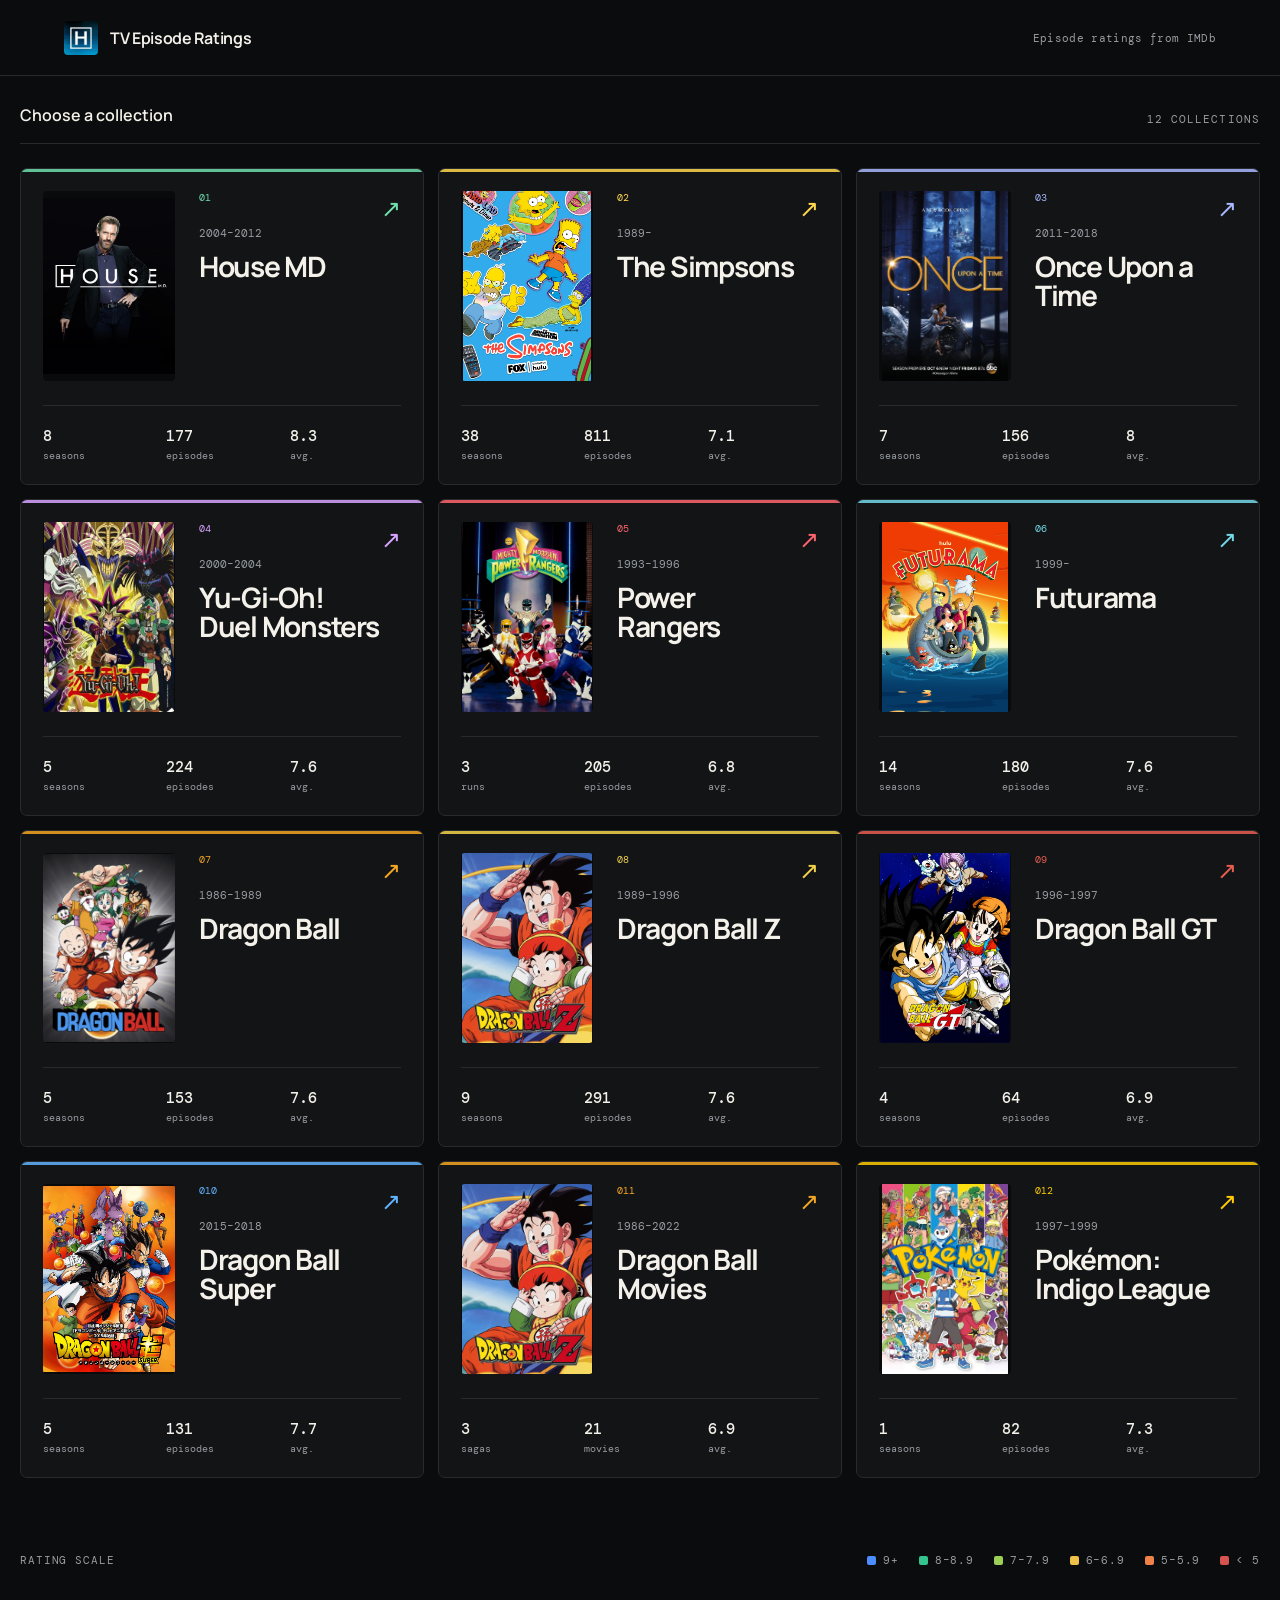
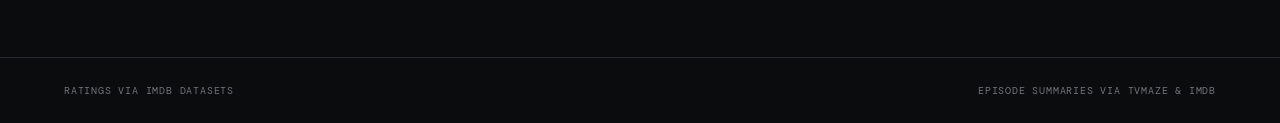
<file: index.html>
<!doctype html>
<html lang="en">
<head>
  <meta charset="utf-8">
  <meta name="viewport" content="width=device-width, initial-scale=1">
  <meta name="description" content="Explore IMDb episode ratings, titles, and summaries for television series.">
  <title>TV Episode Ratings</title>
  <link rel="icon" type="image/png" href="assets/site-icon.png">
  <link rel="apple-touch-icon" href="assets/site-icon.png">
  <link rel="preconnect" href="https://fonts.googleapis.com">
  <link rel="preconnect" href="https://fonts.gstatic.com" crossorigin>
  <link href="https://fonts.googleapis.com/css2?family=DM+Mono:wght@400;500&family=Manrope:wght@400;500;600;700&display=swap" rel="stylesheet">
  <link rel="stylesheet" href="styles.css">
</head>
<body>
  <header class="site-header">
    <a class="brand" href="index.html" aria-label="TV Episode Ratings home">
      <img class="brand-mark" src="assets/site-icon.png" alt=""><span>TV Episode Ratings</span>
    </a>
    <span class="header-note">Episode ratings from IMDb</span>
  </header>

  <main class="home-shell">
    <section class="series-section" aria-labelledby="series-heading">
      <div class="section-heading">
        <h2 id="series-heading">Choose a collection</h2>
        <span id="series-count">Series</span>
      </div>
      <div class="series-grid" id="series-grid" aria-live="polite"></div>
    </section>

    <section class="legend-block" aria-label="Rating color legend">
      <span>Rating scale</span>
      <div class="legend" id="legend"></div>
    </section>
  </main>

  <footer><span>Ratings via IMDb datasets</span><span>Episode summaries via TVmaze &amp; IMDb</span></footer>
  <script type="module" src="app.js?v=2026-10-15-pokemon-zeo-movies"></script>
</body>
</html>
</file>
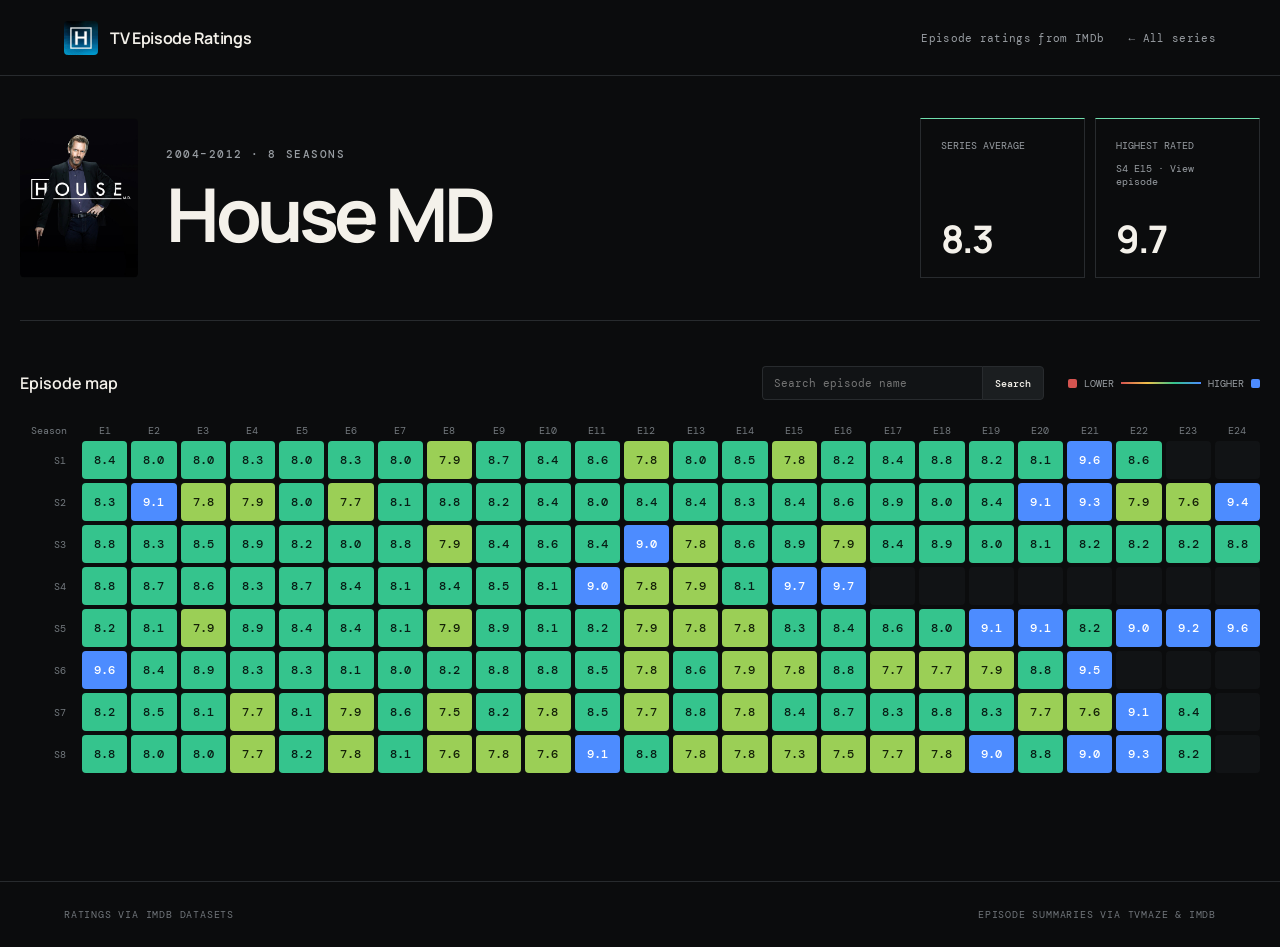
<file: show.html>
<!doctype html>
<html lang="en">
<head>
  <meta charset="utf-8">
  <meta name="viewport" content="width=device-width, initial-scale=1">
  <meta name="description" content="Season-by-season IMDb episode ratings.">
  <title>TV Episode Ratings</title>
  <link rel="icon" type="image/png" href="assets/site-icon.png">
  <link rel="apple-touch-icon" href="assets/site-icon.png">
  <link rel="preconnect" href="https://fonts.googleapis.com">
  <link rel="preconnect" href="https://fonts.gstatic.com" crossorigin>
  <link href="https://fonts.googleapis.com/css2?family=DM+Mono:wght@400;500&family=Manrope:wght@400;500;600;700&display=swap" rel="stylesheet">
  <link rel="stylesheet" href="styles.css">
</head>
<body>
  <header class="site-header">
    <a class="brand" href="index.html"><img class="brand-mark" src="assets/site-icon.png" alt=""><span>TV Episode Ratings</span></a>
    <div class="header-actions"><span class="header-note">Episode ratings from IMDb</span><a class="back-link" href="index.html">← All series</a></div>
  </header>

  <main class="show-shell" id="show-main">
    <div class="loading">Loading the episode grid…</div>
  </main>

  <dialog class="episode-dialog" id="episode-dialog">
    <button class="dialog-close" aria-label="Close episode details">×</button>
    <div class="dialog-nav">
      <button id="episode-prev" aria-label="Previous episode">←</button>
      <button id="episode-next" aria-label="Next episode">→</button>
    </div>
    <div class="dialog-rating" id="dialog-rating"></div>
    <p class="eyebrow" id="dialog-code"></p>
    <h2 id="dialog-title"></h2>
    <p class="dialog-summary" id="dialog-summary"></p>
    <div class="dialog-meta" id="dialog-meta"></div>
    <a class="imdb-link" id="dialog-link" target="_blank" rel="noopener">View on IMDb ↗</a>
  </dialog>

  <dialog class="search-dialog" id="search-dialog">
    <button class="dialog-close search-dialog-close" aria-label="Close search results">×</button>
    <p class="eyebrow">Episode search</p>
    <h2 id="search-results-title">Results</h2>
    <div class="search-results" id="search-results"></div>
  </dialog>

  <footer><span>Ratings via IMDb datasets</span><span>Episode summaries via TVmaze &amp; IMDb</span></footer>
  <script type="module" src="show.js?v=2026-10-15-pokemon-zeo-movies"></script>
</body>
</html>
</file>
<file: styles.css>
:root {
  color-scheme: dark;
  --bg: #0b0c0d;
  --panel: #121416;
  --line: #282b2e;
  --muted: #989da2;
  --text: #f4f1ea;
  --elite: #4d8cff;
  --great: #35c48d;
  --good: #9bcf56;
  --mixed: #efc14b;
  --weak: #ef8248;
  --poor: #d55450;
}
* { box-sizing: border-box; }
.sr-only { position: absolute; width: 1px; height: 1px; padding: 0; margin: -1px; overflow: hidden; clip: rect(0, 0, 0, 0); white-space: nowrap; border: 0; }
body { margin: 0; background: var(--bg); color: var(--text); font-family: Manrope, sans-serif; min-height: 100vh; }
a { color: inherit; }
.site-header { height: 76px; border-bottom: 1px solid var(--line); display: flex; align-items: center; justify-content: space-between; padding: 0 clamp(20px, 5vw, 72px); }
.brand { display: flex; gap: 12px; align-items: center; text-decoration: none; font-weight: 650; letter-spacing: -.02em; }
.brand-mark { display: block; width: 34px; height: 34px; object-fit: cover; border-radius: 4px; }
.header-note, .back-link { color: var(--muted); font: 400 11px DM Mono, monospace; letter-spacing: .03em; }
.back-link { text-decoration: none; }
.header-actions { display: flex; align-items: center; gap: 24px; }
.home-shell { width: min(1450px, calc(100% - 40px)); margin: 0 auto; }
.show-shell { width: min(1500px, calc(100% - 40px)); margin: 0 auto; }
.hero { padding: clamp(72px, 12vw, 150px) 0 90px; max-width: 850px; }
.eyebrow { font: 500 11px DM Mono, monospace; color: var(--muted); letter-spacing: .14em; text-transform: uppercase; }
h1, h2, h3, p { margin-top: 0; }
.hero h1 { font-size: clamp(52px, 8vw, 112px); line-height: .92; letter-spacing: -.07em; margin: 25px 0 32px; font-weight: 600; }
.hero h1 em { color: var(--muted); font-style: normal; font-weight: 400; }
.hero-copy { color: #b8bdc0; max-width: 570px; font-size: clamp(17px, 2vw, 21px); line-height: 1.55; }
.section-heading { display: flex; align-items: end; justify-content: space-between; border-bottom: 1px solid var(--line); padding-bottom: 17px; margin-bottom: 24px; }
.section-heading h2, .matrix-tools h2 { margin: 0; font-size: 16px; font-weight: 600; }
.section-heading span { color: var(--muted); font: 11px DM Mono, monospace; text-transform: uppercase; letter-spacing: .1em; }
.series-section { padding: 28px 0 20px; }
.series-grid { display: grid; grid-template-columns: repeat(3, 1fr); gap: 14px; }
.series-card { position: relative; min-height: 300px; display: grid; grid-template-columns: 132px 1fr; grid-template-rows: 1fr auto; gap: 24px; overflow: hidden; padding: 22px; border: 1px solid var(--line); border-radius: 7px; background: var(--panel); text-decoration: none; transition: transform .25s, border-color .25s; }
.series-card:hover { transform: translateY(-4px); border-color: var(--accent); }
.series-card::before { content: ''; position: absolute; inset: 0 0 auto; height: 3px; background: var(--accent); opacity: .85; }
.series-image { width: 132px; height: 190px; object-fit: contain; border-radius: 4px; background: #090a0b; }
.series-card-top { display: flex; justify-content: space-between; position: relative; z-index: 1; }
.series-index { color: var(--accent); font: 10px DM Mono, monospace; display: block; margin-bottom: 22px; }
.series-years { color: var(--muted); font: 11px DM Mono, monospace; margin-bottom: 12px; }
.series-card h3 { font-size: clamp(23px, 2.2vw, 34px); max-width: 245px; line-height: 1.02; letter-spacing: -.045em; }
.arrow { color: var(--accent); font-size: 24px; }
.series-stats { grid-column: 1 / -1; display: grid; grid-template-columns: repeat(3, 1fr); gap: 12px; padding-top: 20px; border-top: 1px solid var(--line); color: var(--muted); font: 10px DM Mono, monospace; position: relative; z-index: 1; }
.series-stats b { color: var(--text); font-weight: 500; display: block; font-size: 15px; margin-bottom: 3px; }
.legend-block { display: flex; justify-content: space-between; gap: 24px; padding: 55px 0 90px; color: var(--muted); font: 11px DM Mono, monospace; text-transform: uppercase; letter-spacing: .08em; }
.legend { display: flex; flex-wrap: wrap; gap: 20px; }
.legend span, .compact-legend { display: flex; align-items: center; gap: 7px; }
.legend i, .compact-legend i { width: 9px; height: 9px; border-radius: 2px; }
footer { border-top: 1px solid var(--line); padding: 26px clamp(20px, 5vw, 72px); color: #70757a; font: 10px DM Mono, monospace; text-transform: uppercase; letter-spacing: .08em; display: flex; justify-content: space-between; }
.elite { background: var(--elite); color: #fff; }.great { background: var(--great); color: #071d15; }.good { background: var(--good); color: #142007; }.mixed { background: var(--mixed); color: #241b02; }.weak { background: var(--weak); color: #2a0e02; }.poor { background: var(--poor); color: #fff; }.unrated { background: #303438; color: #8b9298; }
.show-hero { padding: 42px 0; display: flex; justify-content: space-between; align-items: center; gap: 36px; border-bottom: 1px solid var(--line); }
.show-identity { display: flex; align-items: center; gap: 28px; }
.show-identity img { width: 118px; height: 160px; object-fit: contain; border-radius: 5px; background: #090a0b; }
.show-hero h1 { font-size: clamp(46px, 5.8vw, 84px); line-height: .95; letter-spacing: -.06em; margin: 18px 0 0; white-space: nowrap; }
.show-highlights { display: flex; gap: 10px; }
.show-highlights > div, .show-highlights > button { width: 165px; height: 160px; border: 1px solid var(--line); padding: 20px; display: grid; grid-template-rows: auto 1fr auto; align-items: start; border-top-color: var(--accent); background: transparent; color: var(--text); text-align: left; font-family: inherit; }
.show-highlights > button { cursor: pointer; transition: background .2s, border-color .2s; }
.show-highlights > button:hover, .show-highlights > button:focus-visible { background: #17191b; border-color: var(--accent); outline: none; }
.show-highlights span { color: var(--muted); font: 10px DM Mono, monospace; text-transform: uppercase; }
.show-highlights b { align-self: end; font-size: 38px; line-height: 1; letter-spacing: -.05em; }
.show-highlights small { align-self: start; margin-top: 10px; color: var(--muted); font: 10px DM Mono, monospace; }
.matrix-section { padding: 45px 0 90px; }
.matrix-tools { display: flex; justify-content: space-between; align-items: center; margin-bottom: 24px; }
.matrix-actions { display: flex; align-items: center; gap: 24px; }
.episode-search { display: flex; height: 34px; }
.episode-search input { width: min(220px, 34vw); border: 1px solid var(--line); border-right: 0; border-radius: 4px 0 0 4px; background: #111315; color: var(--text); padding: 0 11px; font: 11px DM Mono, monospace; outline: none; }
.episode-search input:focus { border-color: var(--accent); }
.episode-search button { border: 1px solid var(--line); border-radius: 0 4px 4px 0; background: #1b1e20; color: var(--text); padding: 0 12px; font: 500 10px DM Mono, monospace; cursor: pointer; }
.episode-search button:hover, .episode-search button:focus-visible { border-color: var(--accent); outline: none; }
.compact-legend { font: 10px DM Mono, monospace; color: var(--muted); text-transform: uppercase; }
.gradient { display: block; width: 80px; height: 2px; background: linear-gradient(90deg, var(--poor), var(--mixed), var(--great), var(--elite)); }
.matrix-scroll { overflow-x: auto; padding-bottom: 18px; scrollbar-color: #50555a transparent; }
.rating-matrix { display: grid; grid-template-columns: 58px repeat(var(--columns), minmax(34px, 1fr)); gap: 4px; width: 100%; align-items: center; }
.matrix-corner, .episode-label, .season-label { color: #73797e; font: 10px DM Mono, monospace; text-align: center; }
.season-label { text-align: right; padding-right: 12px; }
.rating-cell, .empty-cell { width: 100%; height: 38px; border-radius: 4px; }
.rating-cell { border: 0; font: 500 12px DM Mono, monospace; cursor: pointer; transition: transform .12s, filter .12s; }
.rating-cell:hover, .rating-cell:focus-visible { transform: scale(1.1); filter: brightness(1.14); outline: 2px solid #fff; outline-offset: 2px; z-index: 2; }
.empty-cell { background: #111315; }
.scroll-note { display: none; color: var(--muted); font: 10px DM Mono, monospace; margin-top: 10px; }
.data-note { max-width: 780px; margin: 22px 0 0; color: #858b90; font-size: 12px; line-height: 1.6; }
.episode-dialog { width: min(560px, calc(100% - 30px)); border: 1px solid #383c40; border-radius: 8px; background: #151719; color: var(--text); padding: 34px; box-shadow: 0 30px 90px #000; }
.episode-dialog::backdrop, .search-dialog::backdrop { background: rgba(3,4,5,.78); backdrop-filter: blur(5px); }
.dialog-close { position: absolute; right: 17px; top: 13px; background: transparent; color: var(--muted); border: 0; font-size: 28px; cursor: pointer; }
.dialog-nav { position: absolute; top: 18px; right: 54px; display: flex; gap: 6px; }
.dialog-nav button { width: 34px; height: 30px; border: 1px solid var(--line); background: #1d2022; color: var(--text); border-radius: 3px; cursor: pointer; }
.dialog-nav button:disabled { opacity: .25; cursor: default; }
.dialog-rating { display: grid; place-items: center; width: 66px; height: 58px; border-radius: 5px; font: 500 21px DM Mono, monospace; margin-bottom: 28px; }
.episode-dialog h2 { font-size: clamp(28px, 6vw, 42px); letter-spacing: -.045em; line-height: 1.05; margin: 12px 0 18px; }
.dialog-summary { color: #b9bec1; line-height: 1.65; }
.dialog-meta { border-top: 1px solid var(--line); margin-top: 26px; padding-top: 18px; color: var(--muted); font: 11px DM Mono, monospace; }
.imdb-link { display: inline-block; margin-top: 28px; font-size: 13px; text-underline-offset: 4px; }
.search-dialog { width: min(620px, calc(100% - 30px)); max-height: min(720px, calc(100vh - 40px)); overflow-y: auto; border: 1px solid #383c40; border-radius: 8px; background: #151719; color: var(--text); padding: 30px; box-shadow: 0 30px 90px #000; }
.search-dialog h2 { margin: 10px 45px 22px 0; font-size: 24px; line-height: 1.2; }
.search-results { display: grid; gap: 7px; }
.search-result { width: 100%; display: flex; align-items: center; justify-content: space-between; gap: 20px; border: 1px solid var(--line); border-radius: 4px; background: #111315; color: var(--text); padding: 13px 14px; text-align: left; cursor: pointer; }
.search-result:hover, .search-result:focus-visible { border-color: var(--accent); background: #1a1d1f; outline: none; }
.search-result span { font-size: 14px; }
.search-result small { flex: 0 0 auto; color: var(--muted); font: 10px DM Mono, monospace; }
.search-empty { color: var(--muted); margin-bottom: 0; }
.loading { min-height: 70vh; display: grid; place-items: center; color: var(--muted); }
.extras-section { padding: 15px 0 90px; border-top: 1px solid var(--line); }
.extras-section h2 { margin: 8px 0; font-size: 28px; }
.extras-copy { color: var(--muted); font-size: 13px; }
.saga-matrix { grid-template-columns: 130px repeat(var(--columns), minmax(42px, 1fr)); }
.saga-label { color: var(--text); text-align: left; padding-right: 18px; white-space: nowrap; }
@media (max-width: 1100px) { .series-grid { grid-template-columns: 1fr; }.series-card { min-height: 240px; grid-template-columns: 116px 1fr; }.series-image { width: 116px; height: 166px; }.show-hero { align-items: start; flex-direction: column; gap: 30px; }.show-highlights { width: 100%; }.show-highlights > div, .show-highlights > button { flex: 1; }.rating-matrix { width: max-content; grid-template-columns: 58px repeat(var(--columns), 40px); }.saga-matrix { grid-template-columns: 130px repeat(var(--columns), 40px); }.scroll-note { display: block; } }
@media (max-width: 560px) { .header-note { display: none; }.home-shell,.show-shell { width: min(100% - 28px, 1280px); }.series-card { padding: 18px; }.legend-block { flex-direction: column; }.legend { gap: 14px; }.show-hero { padding-top: 34px; }.show-identity { align-items: flex-end; gap: 16px; }.show-identity img { width: 82px; height: 112px; }.show-hero h1 { font-size: clamp(34px, 10vw, 48px); white-space: normal; }.show-highlights > div, .show-highlights > button { width: auto; height: 135px; }.matrix-tools { align-items: stretch; gap: 20px; flex-direction: column; }.matrix-actions { align-items: stretch; flex-direction: column; gap: 14px; }.episode-search input { width: 100%; }.episode-search input { flex: 1; }.episode-dialog, .search-dialog { padding: 26px; }.search-result { align-items: flex-start; flex-direction: column; gap: 6px; } }
@media (prefers-reduced-motion: reduce) { *,*::before,*::after { scroll-behavior: auto !important; transition: none !important; } }
</file>
